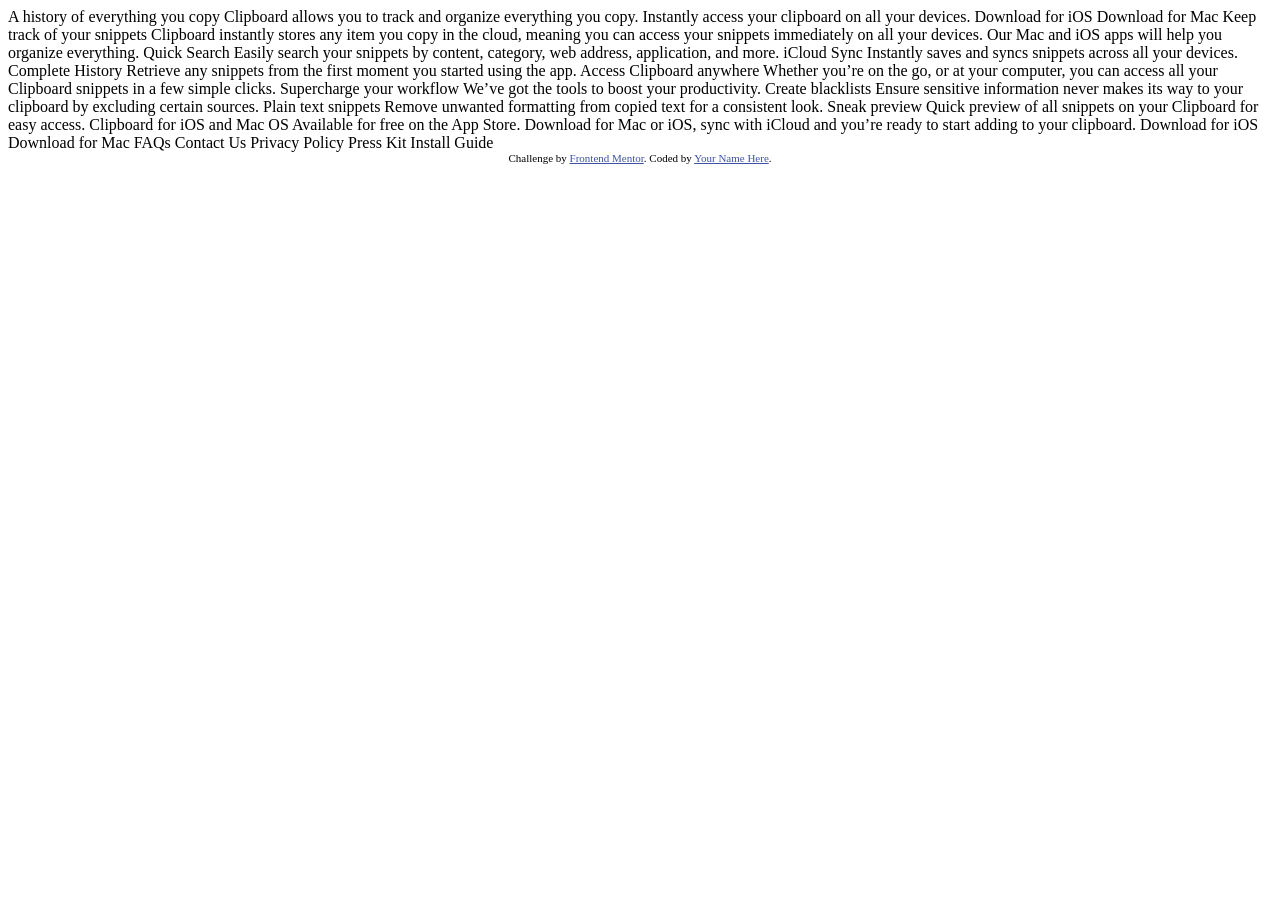
<file: clipboard-landing-page-master/index.html>
<!DOCTYPE html>
<html lang="en">
<head>
  <meta charset="UTF-8">
  <meta name="viewport" content="width=device-width, initial-scale=1.0"> <!-- displays site properly based on user's device -->

  <link rel="icon" type="image/png" sizes="32x32" href="./images/favicon-32x32.png">
  
  <title>Frontend Mentor | Clipboard landing page</title>

  <!-- Feel free to remove these styles or customise in your own stylesheet 👍 -->
  <style>
    .attribution { font-size: 0.6875rem; text-align: center; }
    .attribution a { color: hsl(228, 45%, 44%); }
  </style>
</head>
<body>

  A history of everything you copy

  Clipboard allows you to track and organize everything you 
  copy. Instantly access your clipboard on all your devices.

  Download for iOS
  Download for Mac

  Keep track of your snippets

  Clipboard instantly stores any item you copy in the cloud, 
  meaning you can access your snippets immediately on all your 
  devices. Our Mac and iOS apps will help you organize everything.

  Quick Search

  Easily search your snippets by content, category, web address, application, and more.

  iCloud Sync

  Instantly saves and syncs snippets across all your devices.

  Complete History

  Retrieve any snippets from the first moment you started using the app.

  Access Clipboard anywhere

  Whether you’re on the go, or at your computer, you can access all your Clipboard 
  snippets in a few simple clicks.

  Supercharge your workflow

  We’ve got the tools to boost your productivity.

  Create blacklists

  Ensure sensitive information never makes its way to your clipboard by excluding certain sources.

  Plain text snippets

  Remove unwanted formatting from copied text for a consistent look.

  Sneak preview

  Quick preview of all snippets on your Clipboard for easy access.

  Clipboard for iOS and Mac OS

  Available for free on the App Store. Download for Mac or iOS, sync with iCloud 
  and you’re ready to start adding to your clipboard.

  Download for iOS
  Download for Mac

  FAQs
  Contact Us
  Privacy Policy
  Press Kit
  Install Guide
  
      <footer class="attribution">
      Challenge by <a href="https://www.frontendmentor.io?ref=challenge">Frontend Mentor</a>. 
      Coded by <a href="#">Your Name Here</a>.
    </footer>
</body>
</html>
</file>
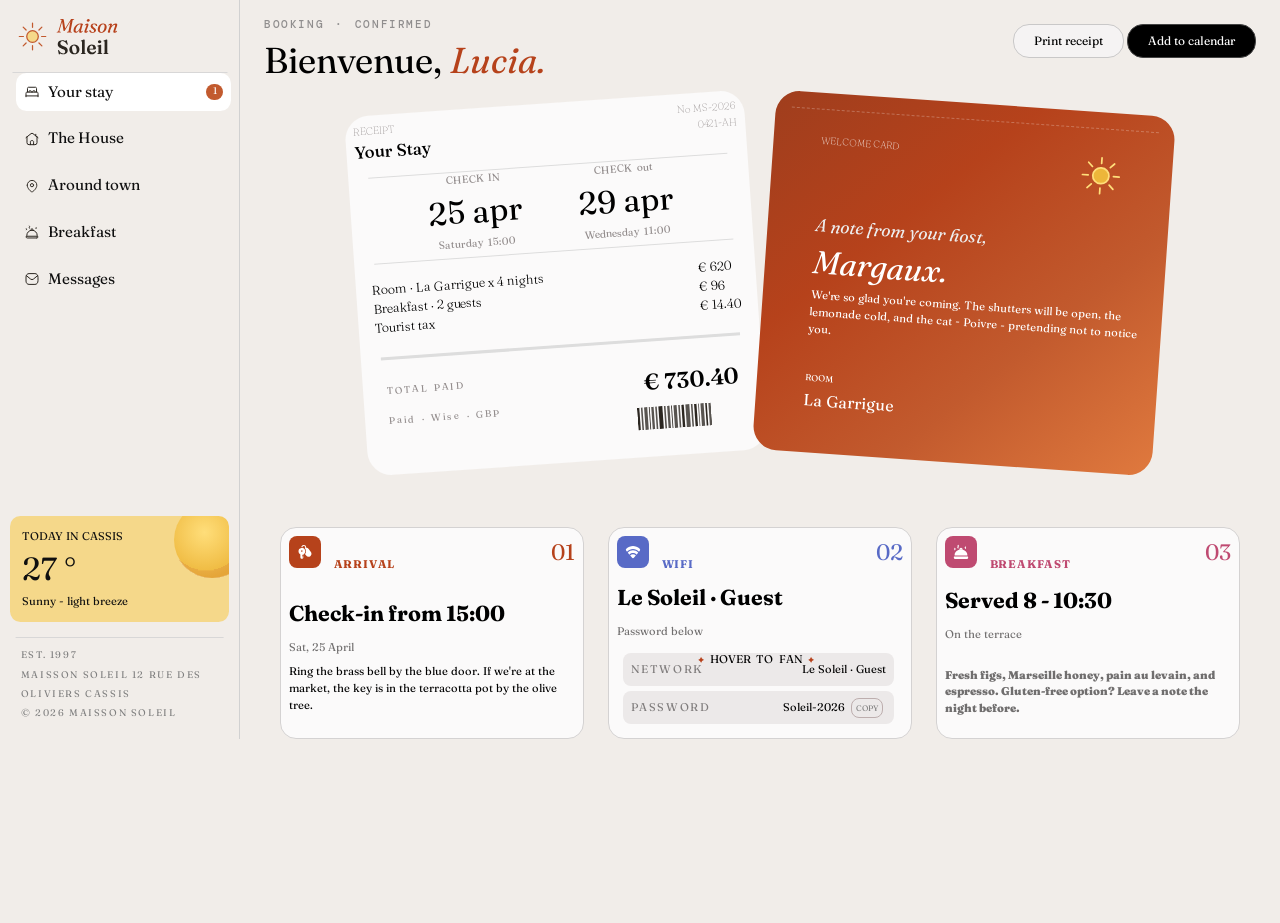
<file: hotel-booking-confirmation/index.html>
<!DOCTYPE html>
<html lang="en">

<head>
    <meta charset="UTF-8">
    <meta name="viewport" content="width=device-width, initial-scale=1.0">
    <link rel="icon" type="image/png" sizes="32x32" href="./assets/images/favicon-32x32.png">
    <title>Frontend Mentor | Hotel booking confirmation page</title>
    <!-- FONTS -->
    <link rel="stylesheet" href="https://cdnjs.cloudflare.com/ajax/libs/font-awesome/6.7.2/css/all.min.css">
    <!-- STYLE -->
    <link rel="stylesheet" href="style.css">
</head>

<body>
    <div class="page">

        <aside class="sidebar sidebar--close">

            <div class="sidebar__top">

                <div class="sidebar__logo">
                    <img src="assets/images/logo.svg" alt="Maison Soleil" class="sidebar__logo-image">
                    <button class="sidebar--close-btn"><i class="fa-solid fa-x"
                            aria-label="Close Navigation"></i></button>
                </div>

                <nav class="sidebar__nav">
                    <ul class="sidebar__list">

                        <li class="sidebar__item sidebar__item--active">
                            <a href="#" class="sidebar__link">
                                <img src="assets/images/icon-bed.svg" alt="" class="sidebar__image">
                                Your stay
                                <span class="sidebar__nottification">1</span>

                            </a>
                        </li>
                        <li class="sidebar__item">
                            <a href="#" class="sidebar__link">
                                <img src="assets/images/icon-house.svg" alt="" class="sidebar__image">
                                The House
                            </a>
                        </li>

                        <li class="sidebar__item">
                            <a href="#" class="sidebar__link">
                                <img src="assets/images/icon-pin.svg" alt="" class="sidebar__image">
                                Around town
                            </a>
                        </li>

                        <li class="sidebar__item">
                            <a href="#" class="sidebar__link">
                                <img src="assets/images/icon-breakfast-outline.svg" alt="" class="sidebar__image">
                                Breakfast
                            </a>
                        </li>

                        <li class="sidebar__item">
                            <a href="#" class="sidebar__link">
                                <img src="assets/images/icon-mail.svg" alt="email" class="sidebar__image">
                                Messages
                            </a>
                        </li>

                    </ul>
                </nav>

            </div>

            <div class="sidebar__bottom">

                <article class="weather-card">
                    <p class="weather-card__location">TODAY IN CASSIS</p>
                    <p class="weather-card__temperature">27 &deg</p>
                    <p class="weather-card__description">Sunny - light breeze</p>
                </article>

                <footer class="sidebar__footer">
                    <p class="sidebar__footer-text">EST. 1997</p>
                    <p class="sidebar__footer-text">MAISSON SOLEIL 12 RUE DES</p>
                    <p class="sidebar__footer-text">OLIVIERS CASSIS</p>
                    <p class="sidebar__footer-text">&copy 2026 MAISSON SOLEIL</p>
                </footer>

            </div>

        </aside>

        <main class="main-content">

            <header class="main-header">
                <div class="main-header__responsive-navBar">
                    <img src="assets/images/logo.svg" alt="" class="responsive-navBar-logo">
                    <button class="responsive-navBar-button"><i class="fa-solid fa-bars"
                            aria-label="Open Navigation"></i></button>
                </div>

                <div class="main-header__wrapper">
                    <div class="main-header__content">
                        <p class="main-header__text">Booking · Confirmed</p>
                        <h1 class="main-header__title">Bienvenue, <span class="main-header__subtitle">Lucia.</span></h1>
                    </div>

                    <div class="main-header__actions">
                        <button class="header__button--print">Print receipt</button>

                        <button class="header__button--calendar">Add to calendar</button>
                    </div>
                </div>
            </header>

            <section class="hero">

                <article class="receipt-card">
                    <div class="receipt-card__header">
                        <div class="receipt-card__header-row1">
                            <p class="receipt-text">RECEIPT</p>
                            <p class="receipt-text-info">Your Stay</p>
                        </div>

                        <div class="receipt-card__header-row2">
                            <p class="receipt-text-date">No MS-2026</p>
                            <p class="receipt-text-no">0421-AH</p>
                        </div>

                    </div>
                    <div class="receipt-card__stayInfo">
                        <div class="receipt-card__stayInfo-checkIn">
                            <p class="receipt-text-checkIn">CHECK IN</p>
                            <p class="receipt-text-month">25 apr</p>
                            <p class="receipt-text-day">Saturday 15:00</p>
                        </div>
                        <div class="receipt-card__stayInfo-checkOut">

                            <p class="receipt-text-checkOut">
                                CHECK out
                            </p>
                            <p class="receipt-text-month">
                                29 apr
                            </p>
                            <p class="receipt-text-day">
                                Wednesday 11:00
                            </p>
                        </div>
                    </div>
                    <div class="receipt-card__priceList">
                        <div class="receipt-card__product">
                            <p class="receipt-text-item">
                                Room · La Garrigue x 4 nights
                            </p>

                            <p class="receipt-text-item">
                                Breakfast · 2 guests
                            </p>

                            <p class="receipt-text-item">
                                Tourist tax
                            </p>
                        </div>
                        <div class="receipt-card__price">
                            <p class="receipt-card-price">
                                &euro; 620
                            </p>


                            <p class="receipt-text-price">
                                &euro; 96
                            </p>

                            <p class="receipt-text-price">
                                &euro; 14.40
                            </p>
                        </div>



                    </div>
                    <div class="receipt-card__footer">
                        <div class="receipt-card__total-paid">
                            <p class="receipt-card-paid">TOTAL PAID </p>
                            <p class="receipt-barcode-text">Paid · Wise · GBP</p>
                        </div>
                        <div class="receipt-card__barcode">
                            <p class="receipt-text-totalPrice">&euro; 730.40</p>
                            <img src="assets/images/icon-barcode.svg" alt="Barcode" class="receipt-barcode-image">
                        </div>
                    </div>
                </article>


                <article class="welcome-card">
                    <div class="welcome-card__header">
                        <p class="welcome-card__header-text">WELCOME CARD</p>
                        <img src="assets/images/icon-sun.svg" alt="" class="welcome-card__header-image">
                    </div>
                    <div class="welcome-card__content">
                        <p class="welcome-card__content-title">A note from your host,</p>
                        <p class="welcome-card__content-subtitle">Margaux.</p>
                        <p class="welcome-card__content-caption">We're so glad you're coming. The shutters will be open,
                            the
                            lemonade cold, and the cat - Poivre - pretending not to notice you.</p>
                    </div>
                    <div class="welcome-card__footer">
                        <p class="welcome-card__footer-title">ROOM</p>
                        <p class="welcome-card__footer-subtitle">La Garrigue
                        </p>
                    </div>
                </article>
            </section>
            <img src="assets/images/illustration-sun.svg" alt="" class="hero__sun-image">


            <p class="hero__hover-text">
                <a href="#" class="hero__link">
                    <span>
                        <img src="assets/images/icon-sparkle.svg" alt="">
                    </span>
                    HOVER TO FAN

                    <span><img src="assets/images/icon-sparkle.svg" alt=""></span>

                </a>
            </p>

            <section class="info-cards">

                <article class="arrival-card">

                    <div class="arrival-card__header">
                        <div class="arrival-card__header-top">
                            <img src="assets/images/icon-key.svg" alt="key" class="arrival-card__icon">
                            <h2 class="arrival-card__title">ARRIVAL</h2>
                        </div>
                        <div class="arrival-card__header-bottom">
                            <p class="arrival-card__number">01</p>
                        </div>
                    </div>

                    <div class="arrival-card__footer">
                        <h2 class="arrival-card__text">Check-in from 15:00</h2>
                        <p class="arrival-card__date">Sat, 25 April</p>
                        <p class="arrival-card__caption">
                            Ring the brass bell by the blue door. If we're at the market, the key is in the terracotta
                            pot by the olive tree.
                        </p>
                    </div>

                </article>

                <article class="wifi-card">

                    <div class="wifi-card__header">
                        <div class="wifi-card__header-top">
                            <img src="assets/images/icon-wifi.svg" alt="" class="wifi-card__icon">
                            <h2 class="wifi-card__title">WIFI</h2>
                        </div>
                        <div class="wifi-card__header-bottom">
                            <p class="wifi-card__number">02</p>
                        </div>
                    </div>

                    <div class="wifi-card__information">
                        <h2 class="wifi-card__text">Le Soleil · Guest</h2>
                        <p class="wifi-card__date"> Password below</p>
                    </div>
                    <div class="wifi-card__footer">
                        <div class="wifi-card__footer-networkName">
                            <p class="wifi-card__footer-networkLable">NETWORK</p>
                            <p class="wifi-card__footer-networkLable">Le Soleil · Guest</p>
                        </div>
                        <div class="wifi-card__footer-password">
                            <p class="wifi-card__footer-networkLable">PASSWORD</p>
                            <p class="wifi-card__footer-networkLable">Soleil-2026 <a href="">COPY</a></p>
                        </div>
                    </div>

                </article>

                <article class="breakfast-card">

                    <div class="breakfast-card__header">
                        <div class="breakfast-card__top">
                            <img src="assets/images/icon-breakfast.svg" alt="" class="breakfast-card__icon">
                            <h2 class="breakfast-card__title">BREAKFAST</h2>
                        </div>
                        <div class="breakfast-card__bottom">
                            <p class="breakfast-card__number">03</p>
                        </div>
                    </div>

                    <div class="breakfast-card__information">
                        <h2 class="breakfast-card__text">Served 8 - 10:30</h2>
                        <p class="breakfast-card__location">On the terrace</p>
                        <p class="breakfast-card__caption">
                            Fresh figs, Marseille honey, pain au levain, and espresso. Gluten-free option? Leave a note
                            the night before.
                        </p>
                    </div>

                </article>

            </section>

        </main>

    </div>

    <script>
        const menuButton = document.querySelector(".responsive-navBar-button");
        const closeButton = document.querySelector(".sidebar--close-btn");
        const sideBar = document.querySelector(".sidebar");

        if (menuButton && sideBar) {
            menuButton.addEventListener("click", () => {
                sideBar.classList.remove("sidebar--close");
                sideBar.classList.add("sidebar--open");
            });
        }

        if (closeButton && sideBar) {
            closeButton.addEventListener("click", () => {
                sideBar.classList.remove("sidebar--open");
                sideBar.classList.add("sidebar--close");
            });
        }
    </script>
</body>

</html>
</file>
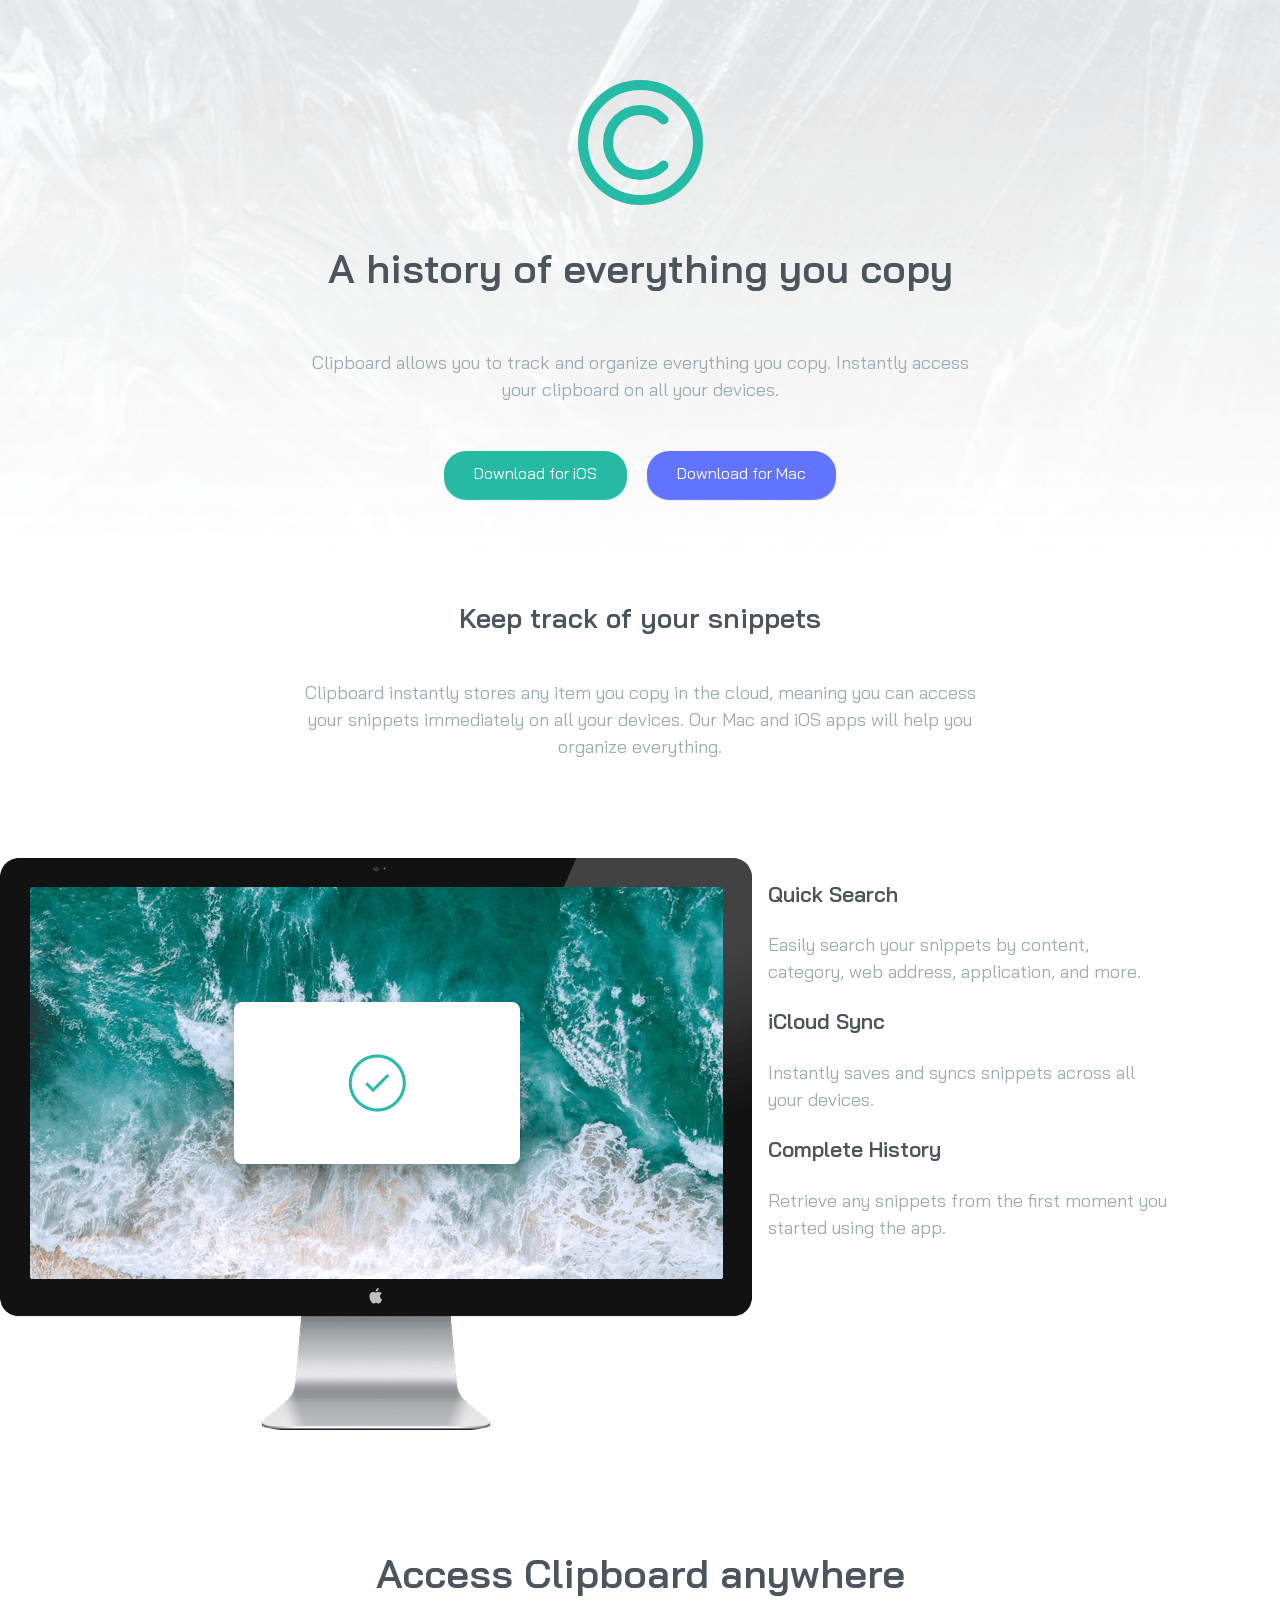
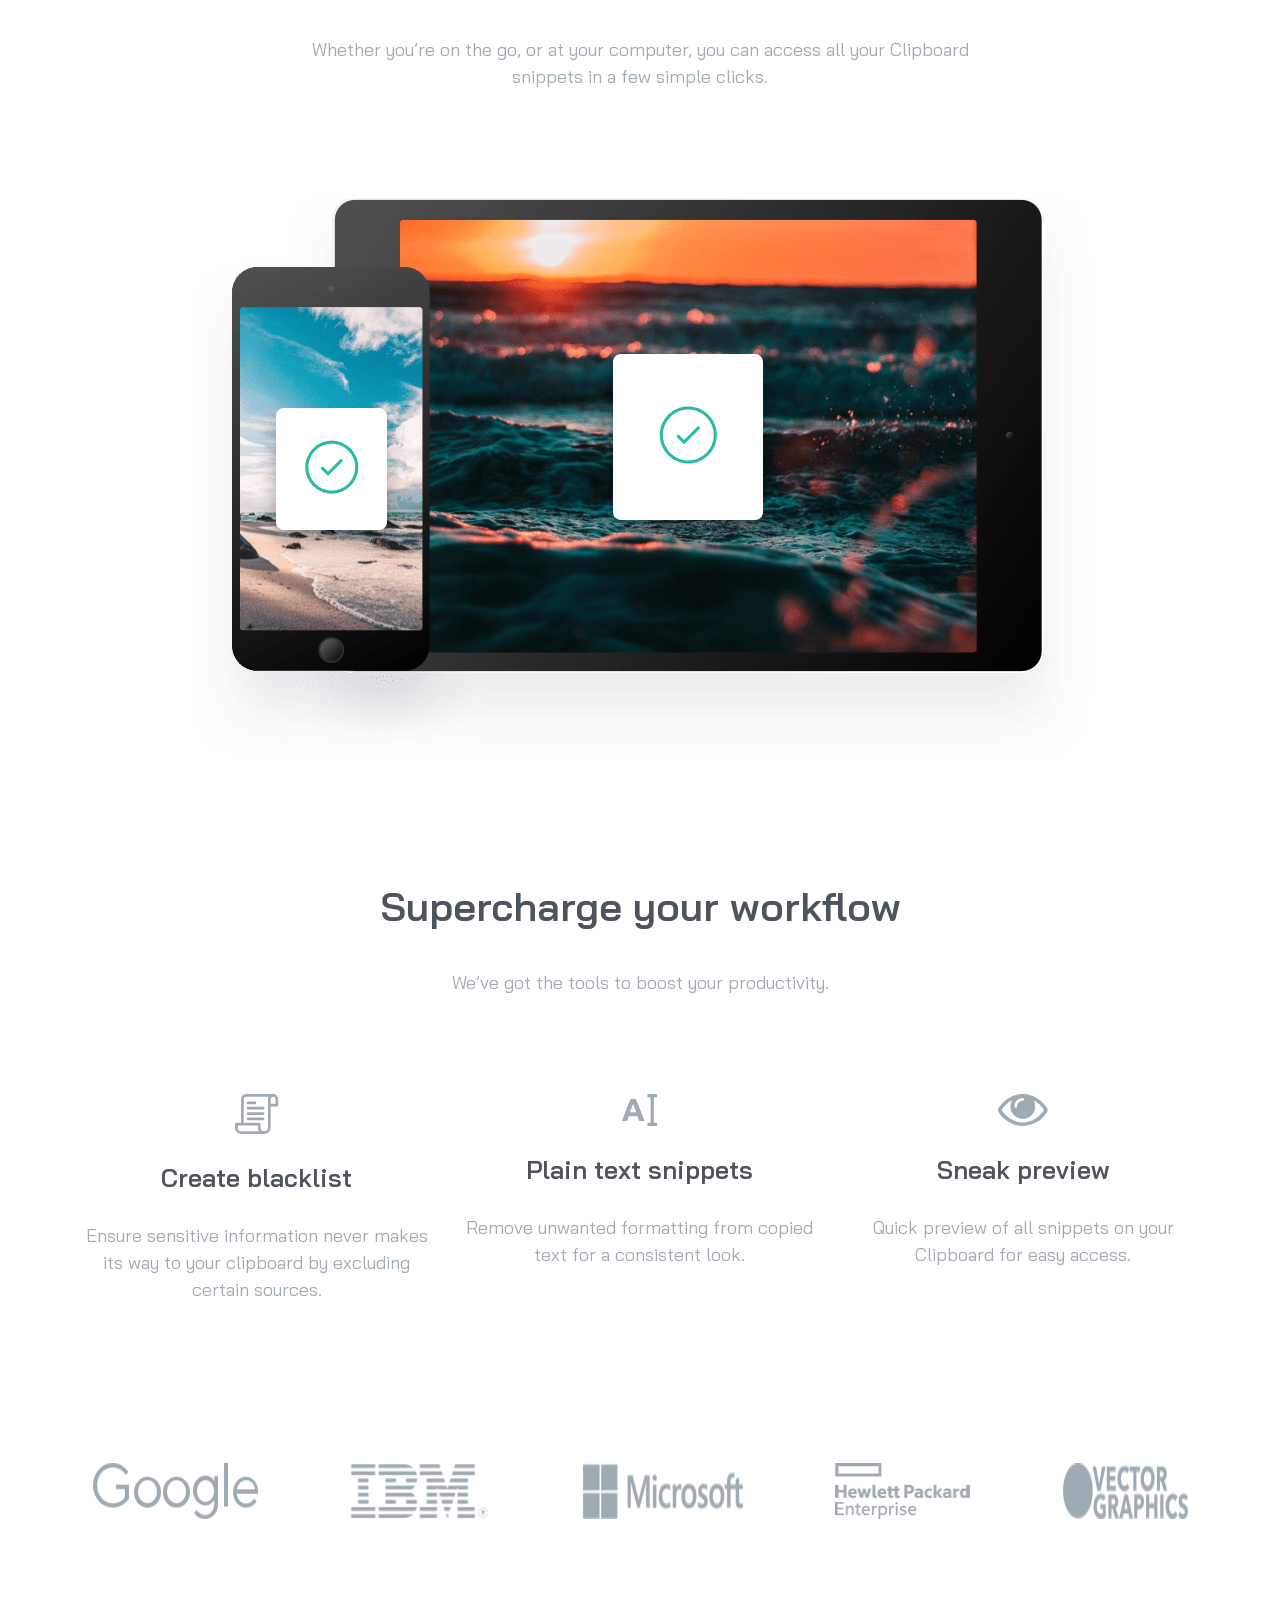
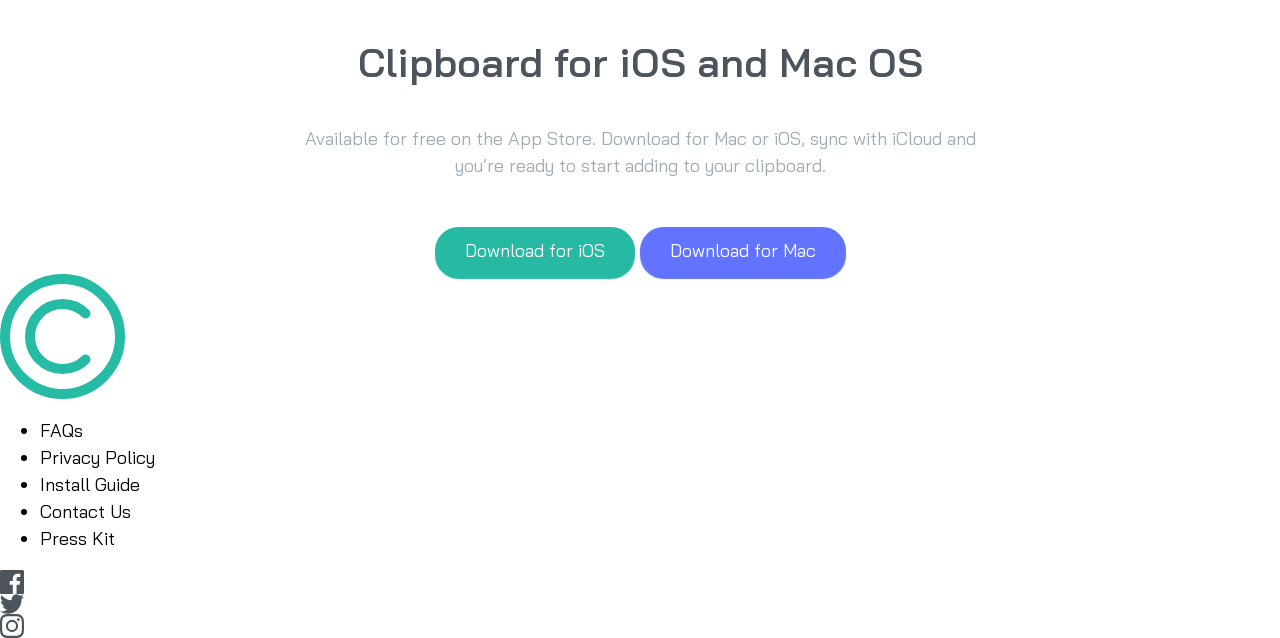
<file: clipboard-landing-page-master/index2.html>
<!DOCTYPE html>
<html lang="en">

<head>
    <meta charset="UTF-8">
    <meta name="viewport" content="width=device-width, initial-scale=1.0">

    <!-- Title icon -->

    <link rel="icon" type="image/png" sizes="32x32" href="./images/favicon-32x32.png">

    <!-- Google Font -->

    <link rel="preconnect" href="https://fonts.googleapis.com">
    <link rel="preconnect" href="https://fonts.gstatic.com" crossorigin>
    <link href="https://fonts.googleapis.com/css2?family=Bai+Jamjuree:wght@400;600&display=swap" rel="stylesheet">
    <title>Frontend Mentor | Clipboard landing page</title>

    <!-- CSS -->

    <link rel="stylesheet" href="style.css">

</head>

<body>
    <main>

        <section class="hero">

            <div class="hero__content">

                <img src="images/logo.svg" alt="Clipboard" class="hero__logo">

                <h1 class="hero__title">A history of everything you copy</h1>

                <p class="hero__description"> Clipboard allows you to track and organize everything you
                    copy. Instantly access your clipboard on all your devices.</p>

            </div>

            <div class="hero__actions">

                <button class="button button--ios">Download for iOS</button>

                <button class="button button--mac">Download for Mac</button>

            </div>

        </section>


        <section class="snippets">

            <div class="snippets__header">

                <h2 class="snippets__title">Keep track of your snippets</h2>

                <p class="snippets__description">Clipboard instantly stores any item you copy in the cloud,
                    meaning you can access your snippets immediately on all your
                    devices. Our Mac and iOS apps will help you organize everything.</p>

            </div>

            <div class="snippets__content">
                <img src="images/image-computer.png" alt="" class="snippets__image"></img>

                <div class="snippets__features">

                    <div class="snippets__feature">

                        <h3 class="snippets__feature-title">Quick Search</h3>

                        <p class="snippets__feature-caption">Easily search your snippets by content, category, web
                            address, application, and more.
                        </p>

                    </div>

                    <div class="snippets__feature">

                        <h3 class="snippets__feature-title">iCloud Sync</h3>

                        <p class="snippets__feature-caption">Instantly saves and syncs snippets across all your devices.
                        </p>

                    </div>

                    <div class="snippets__feature">

                        <h3 class="snippets__feature-title">Complete History</h3>

                        <p class="snippets__feature-caption">Retrieve any snippets from the first moment you started
                            using
                            the app.
                        </p>

                    </div>
                </div>

            </div>

        </section>


        <section class="access">

            <div class="access__header">
                <h2 class="access__title">Access Clipboard anywhere</h2>
                <p class="access__description">Whether you’re on the go, or at your computer, you can access all your
                    Clipboard
                    snippets in a few simple clicks.</p>
            </div>

            <div class="access__media">
                <img src="images/image-devices.png" alt="" class="access__media-img">
            </div>

        </section>

        <section class="workflow">


            <div class="workflow__header">

                <h2 class="workflow__title">Supercharge your workflow
                </h2>

                <p class="workflow__description">We’ve got the tools to boost your productivity.</p>

            </div>

            <div class="workflow__cards">

                <div class="workflow__card">

                    <img src="images/icon-blacklist.svg" alt="" class="workflow__card-img">

                    <h3 class="workflow__card-title">Create blacklist</h3>

                    <p class="workflow__card-description">Ensure sensitive information never makes its way to your
                        clipboard by excluding certain sources.
                    </p>

                </div>

                <div class="workflow__card">

                    <img src="images/icon-text.svg" alt="" class="workflow__card-img">

                    <h3 class="workflow__card-title">Plain text snippets</h3>

                    <p class="workflow__card-description">Remove unwanted formatting from copied text for a consistent
                        look.</p>

                </div>

                <div class="workflow__card">

                    <img src="images/icon-preview.svg" alt="" class="workflow__card-img">

                    <h3 class="workflow__card-title"> Sneak preview
                    </h3>

                    <p class="workflow__card-description"> Quick preview of all snippets on your Clipboard for easy
                        access.
                    </p>

                </div>
            </div>

        </section>


        <section class="brands">

            <div class="brands__list">

                <img src="images/logo-google.png" alt="GOOGLE" class="brand__item">

                <img src="images/logo-ibm.png" alt="IBM" class="brand__item">

                <img src="images/logo-microsoft.png" alt="MICROSOFT" class="brand__item">

                <img src="images/logo-hp.png" alt="HEWLETT PACKARD ENTERPRISE" class="brand__item">

                <img src="images/logo-vector-graphics.png" alt="VECTOR GRAPHICS" class="brand__item">

            </div>

        </section>


        <section class="cta">

            <div class="cta__header">

                <h2 class="cta__title">Clipboard for iOS and Mac OS</h2>

                <p class="cta__description">Available for free on the App Store. Download for Mac or iOS, sync with
                    iCloud
                    and you’re ready to start adding to your clipboard.</p>


            </div>

            <div class="cta__actions">

                <button class="button button--ios">Download for iOS</button>

                <button class="button button--mac">Download for Mac</button>

            </div>

        </section>

    </main>

    <footer>
        <div class="footer__wrapper">
            <img src="images/logo.svg" alt="Clipboard" class="footer__logo">

            <nav class="footer__navbar">

                <ul>

                    <li class="footer__list"><a href="" class="footer__list-item">FAQs</a></li>
                    <li class="footer__list"><a href="" class="footer__list-item">Privacy Policy</a></li>
                    <li class="footer__list"><a href="" class="footer__list-item">Install Guide</a></li>
                    <li class="footer__list"><a href="" class="footer__list-item">Contact Us</a></li>
                    <li class="footer__list"><a href="" class="footer__list-item">Press Kit</a></li>

                </ul>

            </nav>
            <div class="footer__social">
                <a href="">

                    <img src="images/icon-facebook.svg" alt="Facebook">

                </a>

                <a href="">

                    <img src="images/icon-twitter.svg" alt="Twitter">

                </a>

                <a href="">

                    <img src="images/icon-instagram.svg" alt="Instagram">

                </a>

            </div>
        </div>
    </footer>
</body>

</html>
</file>
<file: hotel-booking-confirmation/style.css>
@import url('https://fonts.googleapis.com/css2?family=Fraunces:ital,opsz@0,9..144;1,9..144&display=swap');
@import url('https://fonts.googleapis.com/css2?family=DM+Sans:ital,opsz@0,9..40;1,9..40&family=Fraunces:ital,opsz,wght@0,9..144,600;1,9..144,600&display=swap');
@import url('https://fonts.googleapis.com/css2?family=DM+Mono:ital,wght@0,300;0,400;0,500;1,300;1,400;1,500&family=DM+Sans:ital,opsz@0,9..40;1,9..40&family=Fraunces:ital,opsz,wght@0,9..144,600;1,9..144,600&display=swap');


/* ======================= 
    RESET CSS.
   ======================= */

html {

    min-height: 100%;
    font-size: 62.5%;
}


*,
*::before,
*::after {

    box-sizing: border-box;
}

body {


    zoom: 0.8;

    background-color: hsl(30, 24%, 93%);

    min-height: 100%;
    margin: 0;

    font-family: "Fraunces", serif;
    font-size: 1.4rem;
    line-height: 1.5;

    color: rgb(0, 0, 0);

    -webkit-font-smoothing: antialiased;
}

/* ======================= 
    BASE CSS.
   =======================  */

img,
picture,
svg {

    max-width: 100%;
}

button,
input,
textarea,
select {
    border: none;
    color: inherit;
    font: inherit;
}


:focus-visible{
    outline:2px solid #000;
    outline-offset:2px;
}


a {

    color: inherit;
    text-decoration: none;

}

ul,
ol {

    margin: 0;
    padding: 0;
    list-style-type: none;
}

h1,
h2,
h3,
h4,
h5,
h6,
p {
    margin: 0;
}


/* ======================= 
    LAYOUT CSS.
   =======================  */


/* SIDEBAR START IS HERE...*/

.page {
    min-height: 100vh;
    display: grid;
    grid-template-columns: 30rem 1fr;


}

.sidebar {
    display: flex;
    flex-direction: column;
    justify-content: space-between;

    color: #0f0f0f;

    border-right: 1px solid rgb(209, 209, 209);

    transition: transform .3s ease;
}


.sidebar__logo {

    display: flex;
    justify-content: space-between;
    position: relative;

    padding: 2rem 2rem;

}

.sidebar--close-btn{
    display: none;
    border: 2px solid #d1cdcd;
    border-radius: 0.8rem;
    background-color: transparent;
    font-size: 1.8rem;
    padding: 0.5rem 1.5rem;
}

.sidebar__logo::after {

    content: "";

    position: absolute;

    left: 50%;
    bottom: 0;

    width: 90%;
    height: 1px;

    background-color: #d8d7d7;

    transform: translateX(-50%);

}


.sidebar__logo-image {

    width: 50%;
}

.sidebar__list {

    display: flex;
    flex-direction: column;

    gap: 1rem;

    margin-left: 2rem;
}

.sidebar__item {
    padding: 1rem;
}

.sidebar__link {

    display: flex;
    align-items: center;

    gap: 1rem;

    font-size: 1.9rem;
}



.sidebar__nottification {
    background-color: hsl(18, 62%, 47%);
    color: #fff;
    text-align: center;
    width: 2.1rem;
    height: 2.1rem;
    font-size: 1.2rem;

    border-radius: 50%;
    margin-left: auto;

}

.sidebar__item--active,
.sidebar__item:hover {
    background-color: rgb(255, 255, 255);

    margin-right: 1rem;

    border-radius: 1.3rem;

    padding: 1rem;
}

.sidebar__item:active {

    background-color: rgb(255, 255, 255);

    margin-right: 1rem;
    padding: 1rem;

    border-radius: 1.3rem;

    outline: 2px solid hsl(15, 74%, 41%);


}



.sidebar__image {
    color: #0f0f0f;
}

/* SIDEBAR - WEATHERCARD START IS HERE */

.weather-card {

    position: relative;

    background-color: hsl(44, 84%, 75%);
    background-image: url('assets/images/icon-weather.svg');
    background-repeat: no-repeat;
    background-position: right top;
    background-size: 35%;
    background-position: 115% -50%;

    display: flex;
    flex-direction: column;

    width: auto;
    margin-inline: 1.2rem;

    padding: 1.5rem;



    border-radius: 1.3rem;

}


.weather-card__temperature {
    font-size: 4rem;
}


.weather-card::after {

    content: "";

    position: absolute;


    left: 50%;
    bottom: 0;
    margin: -2rem 0rem;

    width: 95%;
    height: 1px;

    background-color: #d8d7d7;

    transform: translateX(-50%);

}


/* SIDEBAR - FOOTER START IS HERE...*/

.sidebar__footer {

    margin: 3rem 0rem 2rem 2.3rem;

    color: grey;

    font-size: 1.2rem;



}

.sidebar__footer-text {

    padding: 0.3rem;
    letter-spacing: 0.2rem;

}




/* ======================= 
    MAIN.
   =======================  */


/* HEDAER START IS HERE... */



.main-header {

    position: relative;
    width: 100%;

    display: flex;
    flex-direction: column;
    justify-content: space-between;

}


.main-header__content{
     padding: 2rem 3rem;
}


.main-header__responsive-navBar {
    position: relative;
    width: 100%;
    display: none;
    justify-content: space-between;
    padding: 2rem 3rem;
}

.main-header__responsive-navBar::after{

    content:"";
    position:absolute;
    left:0;
    right:0;
    bottom:0;
    
    height:2px;
    background:#d3d1d1;
    
} 


.main-header__responsive-navBar .fa-bars {

    font-size: 2.3rem;

    padding: 1rem;

    color: #ababab;
    border: 2px solid #d4d2d2;
    border-radius: 0.8rem;
}


.main-header__wrapper {

    display: flex;
    justify-content: space-between;
    width: auto;
}

.main-header__text {

    color: hsl(0, 1%, 56%);

    font-family: "DM Mono", monospace;;
    font-weight: 500;

    text-transform: uppercase;
    word-spacing: 0.3rem;
    letter-spacing: 0.2rem;
}

.main-header__title {

    font-weight: 400;
    font-size: 4.5rem;

}

.main-header__subtitle {
    font-style: italic;
    color: hsl(15, 74%, 41%);
}


.main-header__actions{

    padding: 3rem 3rem;
}



.header__button--print {
    font-size: 1.5rem;
    border-radius: 2rem;
    border: 1px solid rgb(201, 200, 200);
    font-family: inherit;
    padding: 0.9rem 2.5rem;

    background-color: #f5f3f3;


}



.header__button--calendar {
    font-size: 1.5rem;
    border-radius: 2rem;
    border: 1px solid rgb(67, 67, 67);
    font-family: inherit;
    padding: 0.9rem 2.5rem;
    background-color: #000000;
    color: #fff;
}





.header__button--print:hover,
.header__button--calendar:hover {
    opacity: 0.8;
}

.header__button--print:active,
.header__button--calendar:active {
    outline: 2px solid hsl(15, 74%, 41%);

}

/* HERO START IS HERE */


.hero {


    display: grid;
    grid-template-columns: repeat(2, 50rem);
    justify-content: center;
    align-items: start;

    margin-bottom: 8rem;

    gap: 1rem;

}


/* RECEIPT CARD START IS HERE  */

.receipt-card {
    display: grid;

    grid-template-rows: repeat(4, auto);
    border-radius: 3rem;

    min-height: 45rem;


    background-color: rgb(251, 250, 250);

    transform: rotate(-4deg);
    transition: transform .8s ease-in-out;

}



.receipt-card__header {

    display: flex;
    justify-content: space-between;

    padding: 1rem;


}


.receipt-text,
.receipt-text-date,
.receipt-text-no {

    color: rgb(147, 141, 141);
    font-weight: 100;
    font-size: 1.3rem;

}

.receipt-text-date,
.receipt-text-no {
    text-align: right;
}


.receipt-text-info {

    font-size: 2.1rem;
    font-weight: 500;
}



.receipt-card__stayInfo {
    position: relative;
    display: flex;
    justify-content: center;

    gap: 7rem;



}


.receipt-text-checkIn,
.receipt-text-checkOut,
.receipt-text-day {

    text-align: center;

    font-size: 1.3rem;

    color: rgb(147, 141, 141);
    word-spacing: 0.3rem;




}

.receipt-text-month {

    font-size: 4rem;
}


.receipt-card__priceList {

    display: flex;
    justify-content: space-between;

    padding: 2rem;

    font-size: 1.6rem;
    font-weight: 300;
}


.receipt-card__footer {

    display: flex;
    justify-content: space-between;
    padding: 2rem;
}

.receipt-card-paid,
.receipt-barcode-text {

    color: rgb(147, 141, 141);


    padding: 1rem;

    font-size: 1.2rem;
    word-spacing: 0.3rem;
    letter-spacing: 0.2rem;
}


.receipt-text-totalPrice {

    font-size: 2.8rem;
    font-weight: 600;

    padding: 1rem;
}



.receipt-card__header,
.receipt-card__stayInfo,
.receipt-card__priceList {
    position: relative;
}

.receipt-card__header::after,
.receipt-card__stayInfo::after,
.receipt-card__priceList::after {
    content: "";
    position: absolute;

    left: 5%;
    right: 5%;
    bottom: 0;

    height: 1px;
    background: #ddd;
}


.receipt-card__priceList::after {

    height: 3px;
}



/* SUN HOVER EFFECT */




.hero__sun-image {

    position: absolute;
    width: 18rem;
    top: 30%;
    left: 50%;
    transform: translateX(38%);

    opacity: 0;

    transition: opacity 1s ease-in-out;


}



/* WELCOME CARD START HERE */



.welcome-card {

    position: relative;

    display: grid;
    grid-template-rows: repeat(3, auto);

    min-height: 45rem;

    align-items: center;

    padding: 3rem;
    border-radius: 3rem;

    color: #fff;
    background: linear-gradient(to left top,
            hsl(22, 72%, 56%),
            hsl(18, 62%, 47%),
            hsl(15, 74%, 41%),
            hsl(15, 69%, 37%));


    transform: rotate(4deg);
    transition: transform .8s ease-in-out;


}

.welcome-card__header::before {

    content: "";

    position: absolute;

    top: 2rem;
    left: 2rem;
    right: 2rem;

    border-top: 1px dashed rgba(255, 255, 255, .25);

}

.welcome-card__header {

    display: flex;
    justify-content: space-between;

    padding-left: 3rem;
    padding-right: 3rem;

    font-size: 1.2rem;
    font-weight: 100;
}

.welcome-card__header-image {

    width: 15%;
}



.welcome-card__content {

    padding-left: 3rem;
}


.welcome-card__content-title,
.welcome-card__content-subtitle,
.welcome-card__content-caption {
    display: flex;
    flex-direction: column;
    gap: .8rem;
}


.welcome-card__content-title {

    color: rgb(237, 237, 237);

    font-style: italic;
    font-size: 2.2rem;
}


.welcome-card__content-subtitle {
    font-style: italic;
    font-size: 4rem;
}


.welcome-card__content-caption {
    font-size: 1.4rem;
}


.welcome-card__footer {


    display: flex;
    flex-direction: column;


    padding-inline: 3rem;


}


.welcome-card__footer-title {

    font-size: 1.1rem;

    margin-bottom: 0.5rem;

}


.welcome-card__footer-subtitle {
    font-size: 2rem;
}



.hero__hover-text {

    position: absolute;
    bottom: 0;

    bottom: 29rem;
    left: 50%;

    transform: translateX(50%);
    word-spacing: 0.3rem;


}




/* HOVER EFFECT START IS HERE  */


.page:has(.hero__hover-text:hover) .receipt-card {
    transform: translateX(-20%) rotate(5deg);
}

.page:has(.hero__hover-text:hover) .welcome-card {
    transform: translateX(20%) rotate(-5deg);

}

.page:has(.hero__hover-text:hover) .hero__sun-image,
.hero__sun-image img {
    opacity: 1;

}




/* ======================= 
    INFO CARDS.
   =======================  */

.info-cards {

    display: grid;
    grid-template-columns: repeat(3, 1fr);

    gap: 3rem;

    margin-inline: 5rem;

}


.arrival-card,
.wifi-card,
.breakfast-card {

    background-color: rgb(251, 250, 250);
    padding: 1rem;

    border: 1px solid #d4d2d2;
    border-radius: 2rem;
}


/* ARRIVAL CARD START IS HERE */


.arrival-card {

    display: grid;
    grid-template-rows: repeat(2, auto);

}



.arrival-card__header {

    display: flex;
    justify-content: space-between;

    color: hsl(15, 74%, 41%);


}


.arrival-card__icon {

    background-color: hsl(15, 74%, 41%);
    width: 4rem;
    height: 4rem;
    padding: 0.9rem;
    margin-right: 0.2rem;


    border-radius: 25%;
}



.arrival-card__title {
    align-self: center;
    font-size: 1.4rem;
    padding: 1rem;
    display: inline;
    letter-spacing: 0.1rem;
}

.arrival-card__number {

    font-size: 2.8rem;
}


.arrival-card__text {

    font-size: 2.7rem;
    margin-top: 1.2rem;
}

.arrival-card__date {

    font-size: 1.4rem;
    color: #706e6e;
    margin-top: 1rem;
    margin-bottom: 1rem;
}


/* WIFI CARD START IS HERE */


.wifi-card {

    display: grid;
    grid-template-rows: repeat(3, auto);
}



.wifi-card__header {

    display: flex;
    justify-content: space-between;
}

.wifi-card__header-top {

    color: hsl(230, 49%, 56%);
}

.wifi-card__icon {

    background-color: hsl(230, 49%, 56%);
    width: 4rem;
    height: 4rem;
    padding: 0.9rem;
    margin-right: 0.2rem;


    border-radius: 25%;

}

.wifi-card__title {
    align-self: center;
    font-size: 1.4rem;
    padding: 1rem;
    display: inline;
    letter-spacing: 0.1rem;
}



.wifi-card__number {
    color: hsl(230, 49%, 56%);
    font-size: 2.8rem;
}

.wifi-card__text {

    font-size: 2.7rem;
    margin-top: 1.2rem;
}

.wifi-card__date {

    font-size: 1.4rem;
    color: #706e6e;
    margin-top: 1rem;
    margin-bottom: 1rem;
}


.wifi-card__foter {

    display: grid;
    grid-template-rows: 1fr 1fr;
    justify-items: center;
}


.wifi-card__footer-networkName,
.wifi-card__footer-password {

    width: 95%;

    margin: 0.7rem;
    padding: 1rem;

    background-color: #ece9e9;

    border-radius: 1rem;
}


.wifi-card__footer-networkName {

    display: flex;
    justify-content: space-between;
}

.wifi-card__footer-password {

    display: flex;
    justify-content: space-between;
}

.wifi-card__footer .wifi-card__footer-networkLable:nth-child(1) {

    color: rgb(127, 124, 124);
    letter-spacing: 0.2rem;
}



.wifi-card__footer-password a {
    margin: 0.4rem;
    font-size: 1rem;
    padding: 0.5rem;
    border: 1px solid #bdaeae;
    border-radius: 1rem;
    color: grey;
}


/* BREAKFAST CARD START IS HERE */


.breakfast-card {

    display: grid;
    grid-template-rows: repeat(2, auto);
}



.breakfast-card__header {

    display: flex;
    justify-content: space-between;
}

.breakfast-card__top {

    color: hsl(340, 48%, 52%);

}

.breakfast-card__icon {

    background-color: hsl(340, 48%, 52%);

    width: 4rem;
    height: 4rem;
    padding: 0.9rem;
    margin-right: 0.2rem;


    border-radius: 25%;

}

.breakfast-card__title {
    align-self: center;
    font-size: 1.4rem;
    padding: 1rem;
    display: inline;
    letter-spacing: 0.1rem;
}



.breakfast-card__number {
    color: hsl(340, 48%, 52%);
    font-size: 2.8rem;
}

.breakfast-card__text {

    font-size: 2.7rem;
    margin-bottom: 1rem;
}

.breakfast-card__location {
    font-size: 1.4rem;
    color: #706e6e;
    margin-top: 1rem;
    margin-bottom: 1rem;
}


.breakfast-card__caption {
    margin-top: 3rem;
    color: #706e6e;
    font-weight: 900;



}




/* ======================= 
    RESPONSIVE CSS.
   =======================  */


@media (max-width: 1200px) {

    .hero {


        display: grid;
        grid-template-columns: repeat(1, 50rem);
        justify-content: center;
        align-items: start;
        margin-top: 12rem;
        margin-bottom: 8rem;

        gap: 3rem;

    }

    .receipt-card {
        transform: rotate(-1deg);
        grid-row: 2;
    }

    .welcome-card {
        transform: rotate(1deg);
        grid-row: 1;
    }

    .hero__hover-text {
        display: none;
    }

}

@media (max-width: 992px) {

    .main-header__responsive-navBar {
        display: flex;
          width:100%;
        

    }

    .page {
        min-height: 100vh;
        display: grid;
        grid-template-columns: 1fr;


    }


    .sidebar {
        width: 100%;
        height: 100%;
        background-color: #f1ede9;
        position: fixed;
        left: 0;
        top: 0;

        transform: translateX(-120%);
        z-index: 2;
    }

    .sidebar--open {
        transform: translateX(0);
    }

    .sidebar--close{

        transform: translateX(-120% );
    }

    .sidebar__logo-image{
        width: 12rem;
    }


    .sidebar--close-btn{
        display: block;
    }

}

@media (max-width: 768px) {

    .info-cards {
        grid-template-columns: 1fr;
    }

    .main-header__wrapper {

        display: flex;
        flex-direction: column;

        
        width: auto;
    }







}

@media (max-width: 576px) {

    .hero {

        margin-inline: 3rem;
        grid-template-columns: repeat(1, auto);


    }

        .main-header__content{
        
        display: flex;
        flex-direction: column;
        justify-content: flex-start;
       
    }

    .main-header__actions{
        display: flex;
        justify-content: space-evenly;
    }


    .header__button--print {
        font-size: 2rem;
        padding: 1.3rem 2.5rem;


}



    .header__button--calendar {
        font-size: 2rem;
        padding: 1.3rem 2.5rem;

    }

}

@media (max-width: 375px) {
    .hero {
        margin-right: 10rem;
        grid-template-columns: repeat(1, auto);


    }

    .receipt-card {
        transform: rotate(0deg);
        grid-row: 2;
    }

    .welcome-card {
        transform: rotate(0deg);
        grid-row: 1;
    }
}
</file>
<file: clipboard-landing-page-master/style.css>
/* =========================================
    ROOT CSS

 ======================================== */


:root {

    --clr-primary: hsl(171, 66%, 44%);
    --clr-secondary: hsl(233, 100%, 69%);

    --clr-neutral-700: hsl(210, 10%, 33%);
    --clr-neutral-500: hsl(201, 11%, 66%);

    --ff-primary: "Bai Jamjuree", sans-serif;

    --fw-regular: 400;
    --fw-semibold: 600;

}

/* =========================================
    RESET CSS

 ======================================== */



*,
*::before,
*::after {

    box-sizing: border-box;
}


body {

    margin: 0;
}



/* =========================================
    BASE CSS

 ======================================== */


html {

    font-size: 62.5%;
}


body {

    min-height: 100vh;

    font-family: var(--ff-primary);
    font-weight: var(--fw-regular);
    font-size: 1.8rem;
    line-height: 1.5;

    -webkit-font-smoothing: antialiased;

}


img,
picture,
svg {

    display: block;

    max-width: 100%;
}

a {
    color: inherit;

    text-decoration: none;
}

button {

    padding: 0;

    border: none;

    background: none;

    color: inherit;

    font: inherit;

    cursor: pointer;
}

input,
textarea,
select {

    color: inherit;

    font: inherit;
}

/* Typography */


h1,
h2,
h3,
h4,
h5 {

    color: var(--clr-neutral-700);

    font-weight: var(--fw-semibold);

}


p {

    color: var(--clr-neutral-500);

    font-weight: var(--fw-regular);
}

/* Buttons */


.button {

    color: #fff;

    padding: 1rem 3rem;

    border-radius: 3rem;

}


.button--ios {

    background-color: var(--clr-primary);

    box-shadow: 0 5px 1px var(--clr-primary);

}

.button--mac {

    background-color: var(--clr-secondary);

    box-shadow: 0 5px 1px var(--clr-secondary);

}



/* =========================================
    SECTIONS CSS

 ======================================== */


/* Hero section start */


.hero,
.hero__content {

    display: flex;
    flex-direction: column;
}


.hero {

    background-image: url('images/bg-header-desktop.png');
    background-position: top center;
    background-size: cover;
    background-repeat: no-repeat;

    align-items: center;

    padding-block: 8rem;
}


.hero__content {

    align-items: center;
    text-align: center;

}


.hero__actions {

    display: flex;

    gap: 2rem;

    margin-top: 3rem;

    font-size: 1.6rem;
}


.hero__title {

    font-size: 4rem;
}


.hero__description {

    max-width: 66rem;
}



/* Snippets section start */


.snippets {

    display: grid;

    padding-bottom: 8rem;

    gap: 8rem;

}


.snippets__header {

    display: flex;
    flex-direction: column;

    align-items: center;
    text-align: center;

}


.snippets__description {

    max-width: 70rem;
}



.snippets__content {

    display: grid;
    grid-template-columns: 1.5fr 1fr;


}



.snippets__features {

    max-width: 40rem;
}



/* Access section start */


.access {

    display: flex;
    flex-direction: column;

    align-items: center;
    text-align: center;

    gap: 8rem;
}


.access__title {

    font-size: 4rem;
}


.access__description {

    max-width: 70rem;
}



/* Workflow section start */

.workflow {

    display: flex;
    flex-direction: column;

    align-items: center;
    text-align: center;

    padding-block: 8rem;
    gap: 8rem;


}


.workflow__title {

    font-size: 4rem;
}

.workflow__card-description {

    max-width: 40rem;
    margin: 0;
}


.workflow__cards {

    display: flex;

    justify-content: center;
    text-align: center;

    gap: 3rem;
    padding-inline: 8rem;
}


.workflow__card {
    display: flex;
    flex-direction: column;
    align-items: center;
}


.workflow__card-title {

    font-size: 2.5rem;
}


/* Brands section start */

.brands {
    padding-block: 8rem;
}


.brands__list {

    display: flex;
    justify-content: space-evenly;

}


/* Cta section start */


.cta {

    display: flex;
    flex-direction: column;

    align-items: center;
    text-align: center;

    gap: 3rem;
}


.cta__title {

    font-size: 4rem;
}


.cta__description {

    max-width: 70rem;
}
</file>
